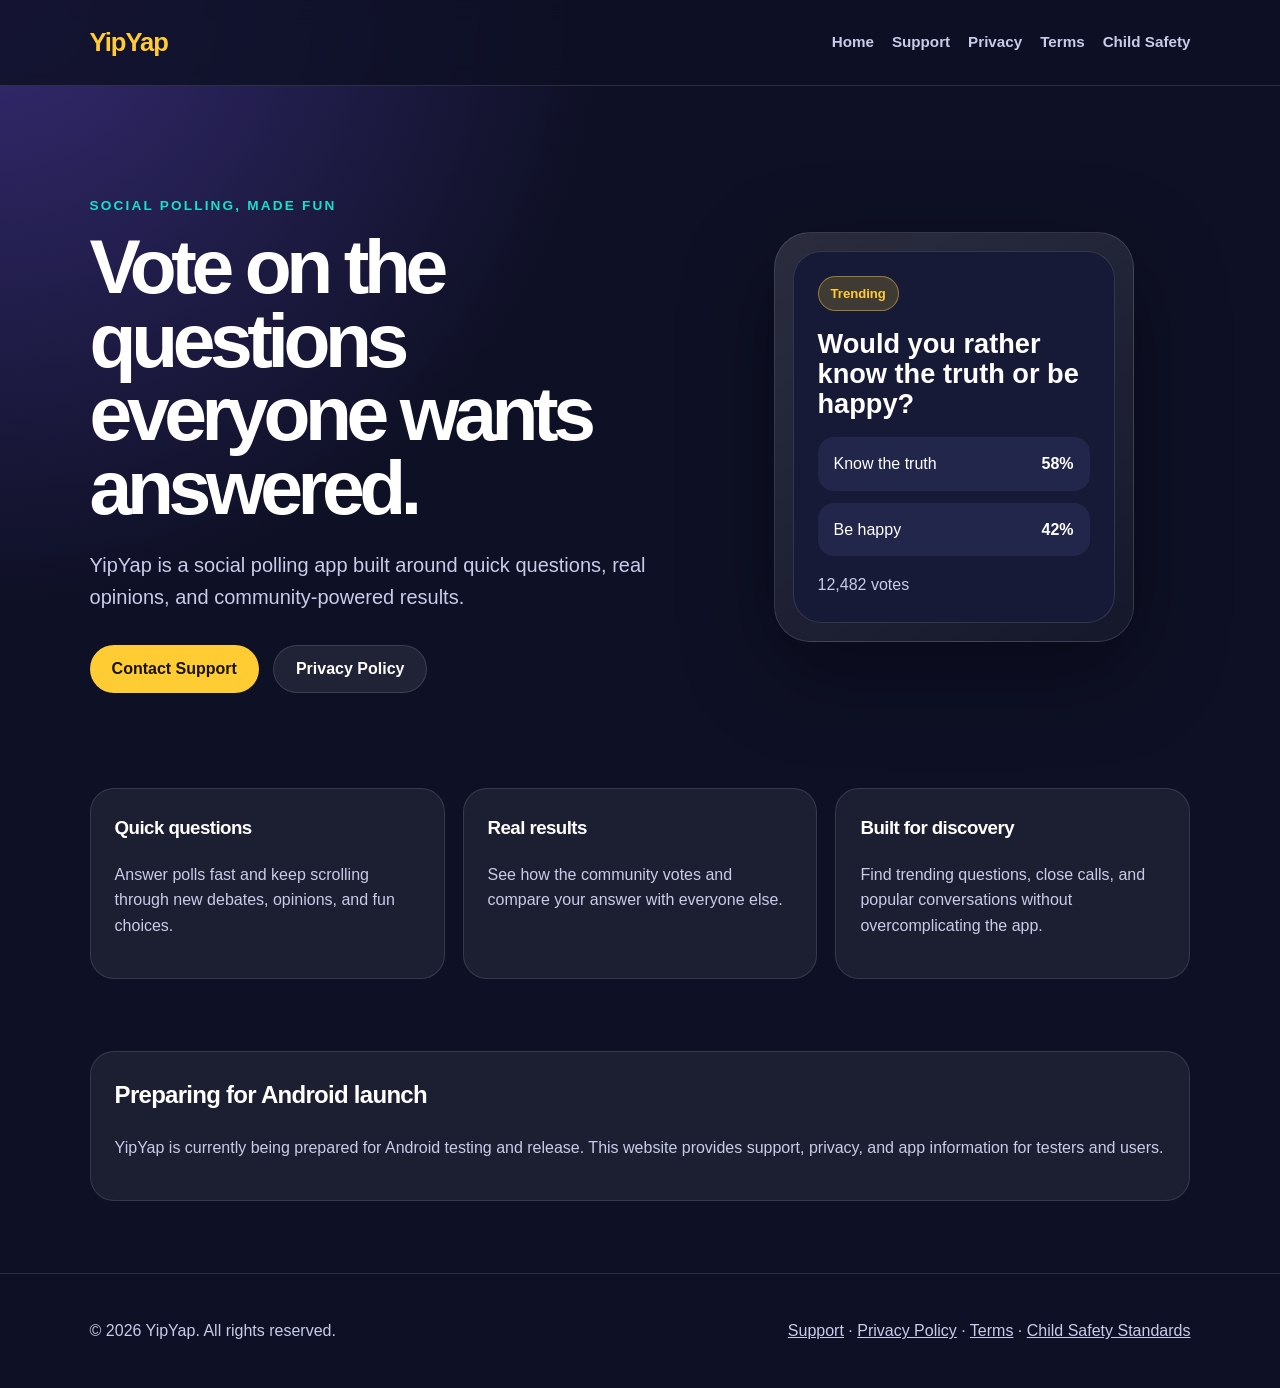
<file: index.html>
<!DOCTYPE html>
<html lang="en">
<head>
  <meta charset="UTF-8" />
  <meta name="viewport" content="width=device-width, initial-scale=1.0" />
  <title>YipYap - Vote. Debate. Discover.</title>
  <meta name="description" content="YipYap is a social polling app where people answer quick questions, vote on opinions, and see what the community thinks." />
  <link rel="stylesheet" href="styles.css" />
</head>
<body>
  <header class="site-header">
    <a class="logo" href="index.html">YipYap</a>
    <nav>
      <a href="index.html">Home</a>
      <a href="support.html">Support</a>
      <a href="privacy-policy.html">Privacy</a>
      <a href="terms.html">Terms</a>
      <a href="child-safety.html">Child Safety</a>
    </nav>
  </header>

  <main>
    <section class="hero">
      <div class="hero-copy">
        <p class="eyebrow">Social polling, made fun</p>
        <h1>Vote on the questions everyone wants answered.</h1>
        <p class="lead">YipYap is a social polling app built around quick questions, real opinions, and community-powered results.</p>
        <div class="hero-actions">
          <a class="button primary" href="support.html">Contact Support</a>
          <a class="button secondary" href="privacy-policy.html">Privacy Policy</a>
        </div>
      </div>
      <div class="phone-card" aria-label="YipYap app preview">
        <div class="poll-card">
          <span class="pill">Trending</span>
          <h2>Would you rather know the truth or be happy?</h2>
          <div class="answer"><span>Know the truth</span><strong>58%</strong></div>
          <div class="answer"><span>Be happy</span><strong>42%</strong></div>
          <p class="votes">12,482 votes</p>
        </div>
      </div>
    </section>

    <section class="features">
      <article>
        <h3>Quick questions</h3>
        <p>Answer polls fast and keep scrolling through new debates, opinions, and fun choices.</p>
      </article>
      <article>
        <h3>Real results</h3>
        <p>See how the community votes and compare your answer with everyone else.</p>
      </article>
      <article>
        <h3>Built for discovery</h3>
        <p>Find trending questions, close calls, and popular conversations without overcomplicating the app.</p>
      </article>
    </section>

    <section class="about">
      <h2>Preparing for Android launch</h2>
      <p>YipYap is currently being prepared for Android testing and release. This website provides support, privacy, and app information for testers and users.</p>
    </section>
  </main>

  <footer>
    <p>&copy; 2026 YipYap. All rights reserved.</p>
    <p><a href="support.html">Support</a> &middot; <a href="privacy-policy.html">Privacy Policy</a> &middot; <a href="terms.html">Terms</a> &middot; <a href="child-safety.html">Child Safety Standards</a></p>
  </footer>
</body>
</html>
</file>
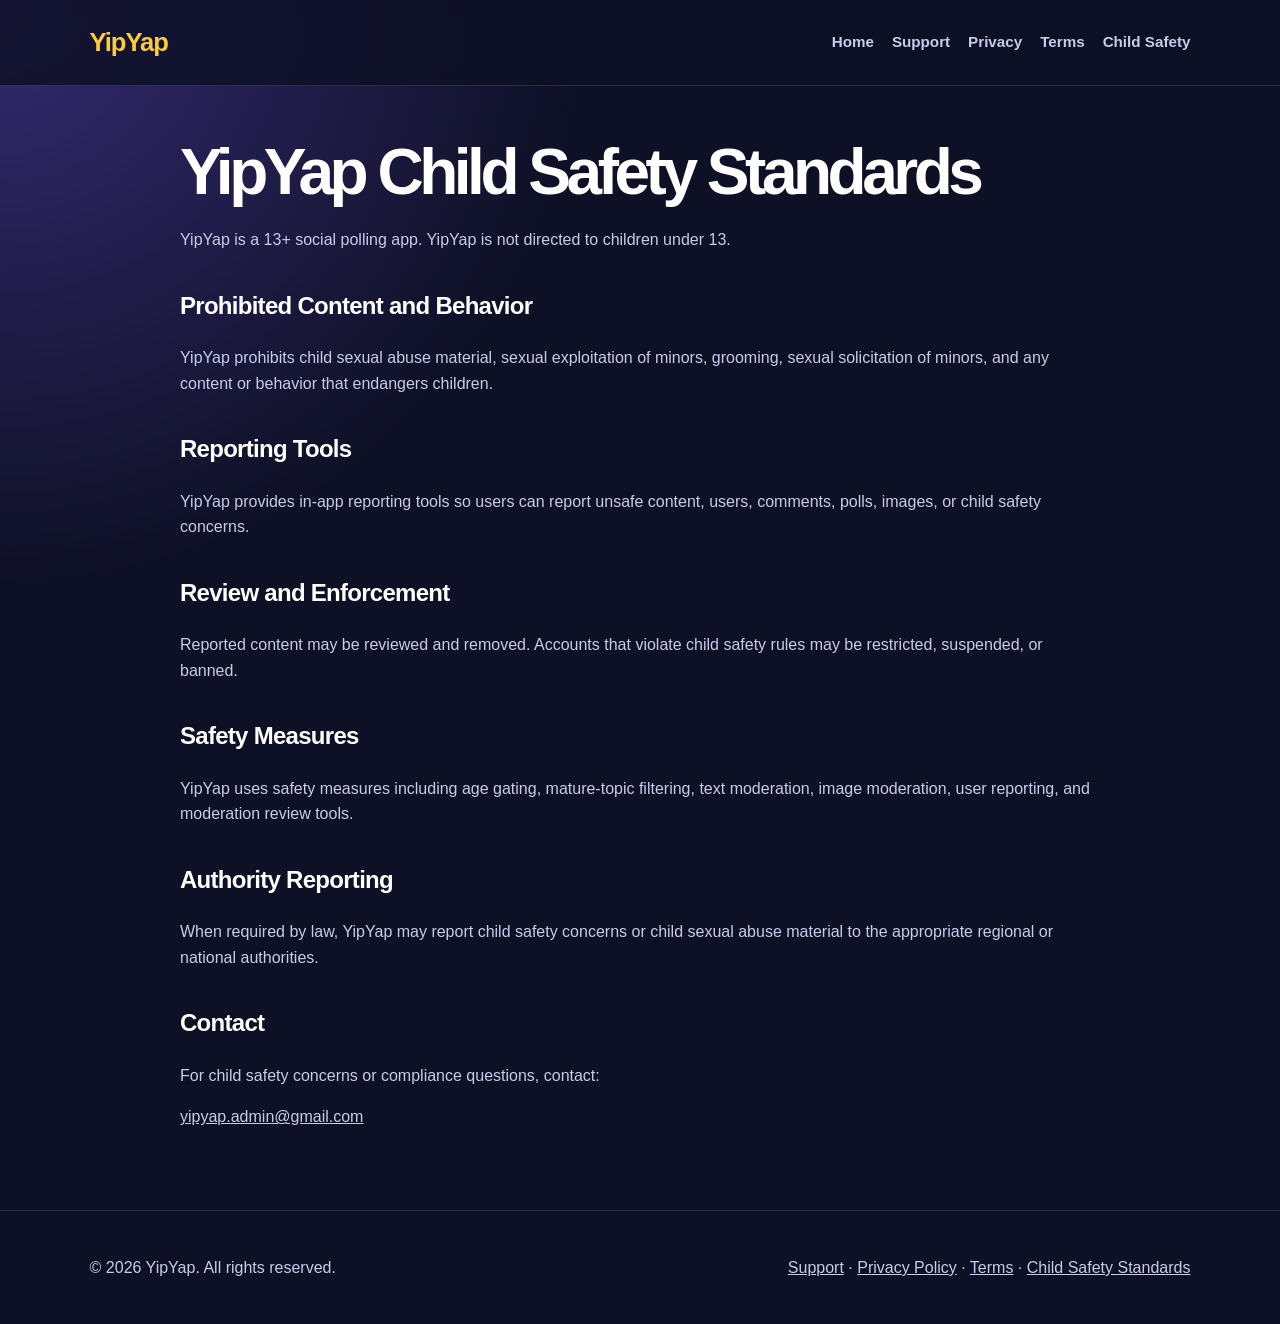
<file: child-safety.html>
<!DOCTYPE html>
<html lang="en">
<head>
  <meta charset="UTF-8" />
  <meta name="viewport" content="width=device-width, initial-scale=1.0" />
  <title>YipYap Child Safety Standards</title>
  <link rel="stylesheet" href="styles.css" />
</head>
<body>
  <header class="site-header">
    <a class="logo" href="index.html">YipYap</a>
    <nav>
      <a href="index.html">Home</a>
      <a href="support.html">Support</a>
      <a href="privacy-policy.html">Privacy</a>
      <a href="terms.html">Terms</a>
      <a href="child-safety.html">Child Safety</a>
    </nav>
  </header>

  <main class="page legal">
    <h1>YipYap Child Safety Standards</h1>

    <p>YipYap is a 13+ social polling app. YipYap is not directed to children under 13.</p>

    <h2>Prohibited Content and Behavior</h2>
    <p>YipYap prohibits child sexual abuse material, sexual exploitation of minors, grooming, sexual solicitation of minors, and any content or behavior that endangers children.</p>

    <h2>Reporting Tools</h2>
    <p>YipYap provides in-app reporting tools so users can report unsafe content, users, comments, polls, images, or child safety concerns.</p>

    <h2>Review and Enforcement</h2>
    <p>Reported content may be reviewed and removed. Accounts that violate child safety rules may be restricted, suspended, or banned.</p>

    <h2>Safety Measures</h2>
    <p>YipYap uses safety measures including age gating, mature-topic filtering, text moderation, image moderation, user reporting, and moderation review tools.</p>

    <h2>Authority Reporting</h2>
    <p>When required by law, YipYap may report child safety concerns or child sexual abuse material to the appropriate regional or national authorities.</p>

    <h2>Contact</h2>
    <p>For child safety concerns or compliance questions, contact:</p>
    <p><a href="mailto:yipyap.admin@gmail.com">yipyap.admin@gmail.com</a></p>
  </main>

  <footer>
    <p>&copy; 2026 YipYap. All rights reserved.</p>
    <p><a href="support.html">Support</a> &middot; <a href="privacy-policy.html">Privacy Policy</a> &middot; <a href="terms.html">Terms</a> &middot; <a href="child-safety.html">Child Safety Standards</a></p>
  </footer>
</body>
</html>
</file>
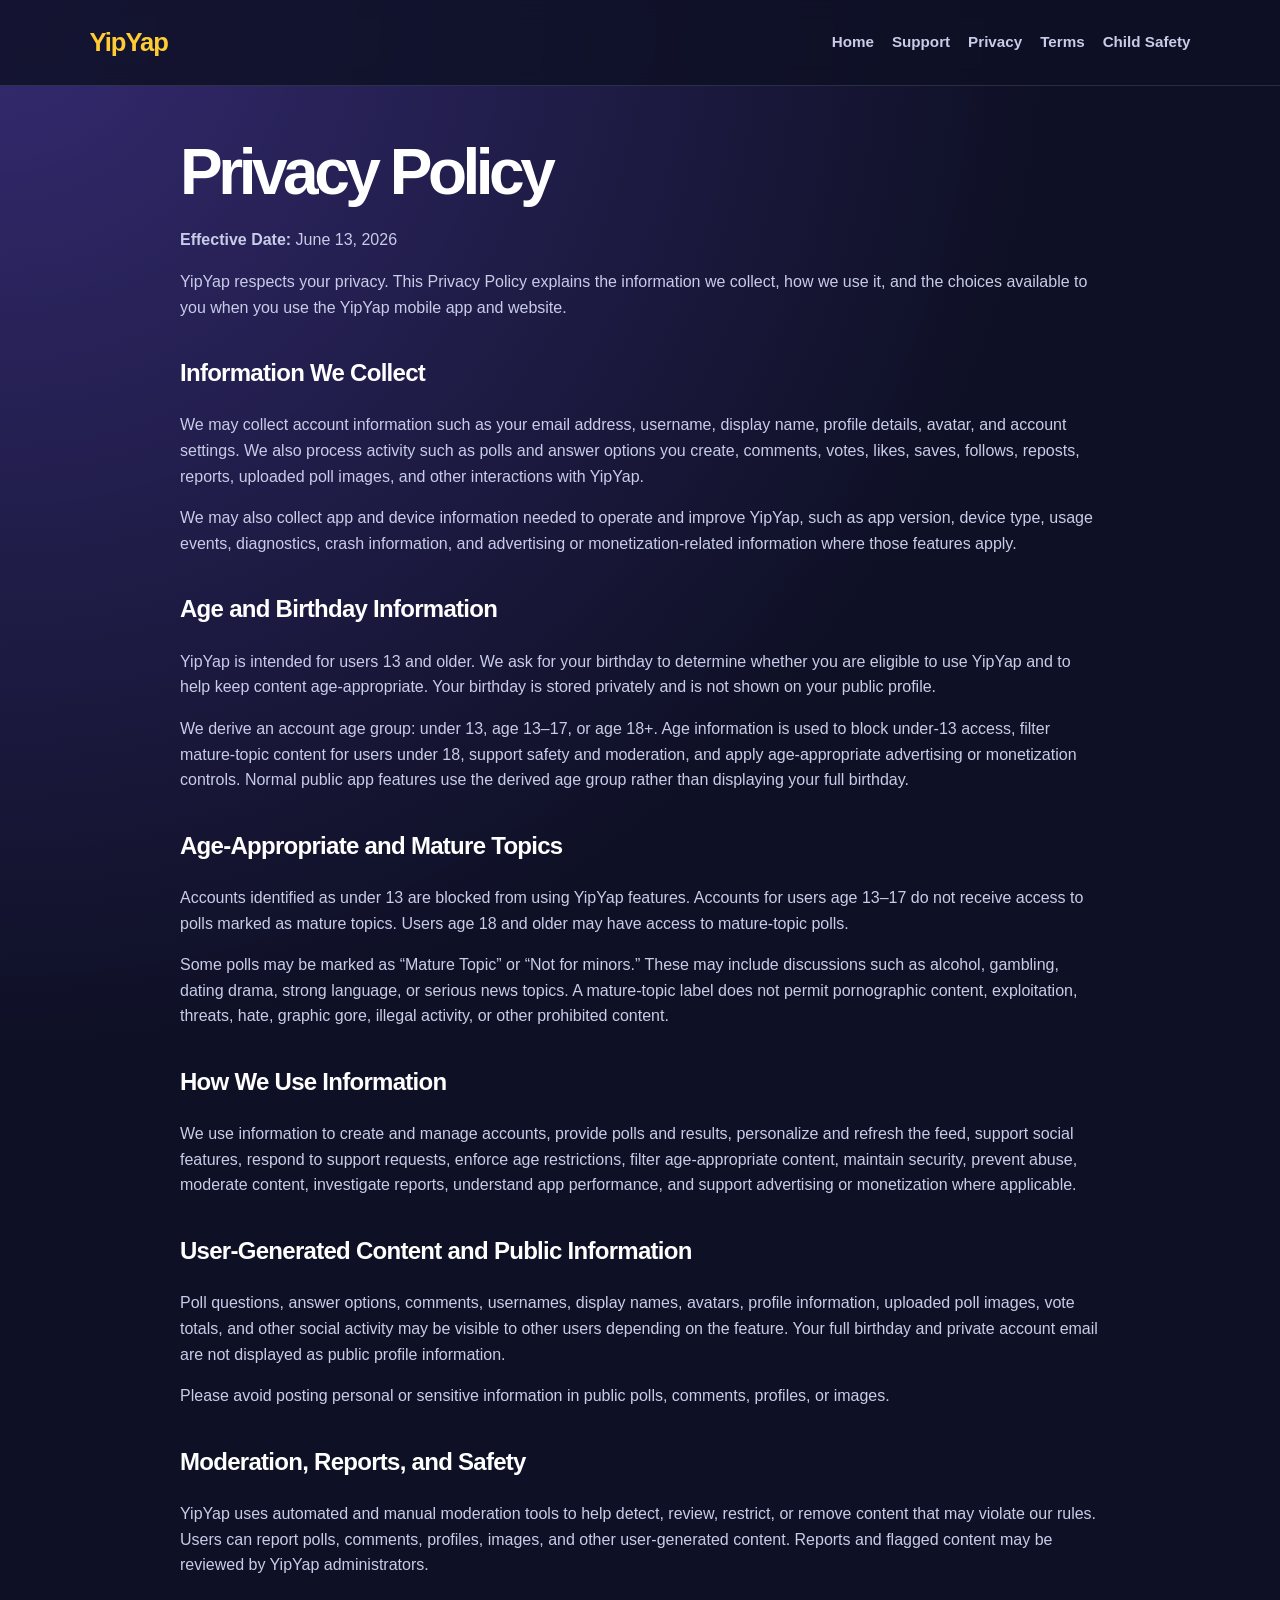
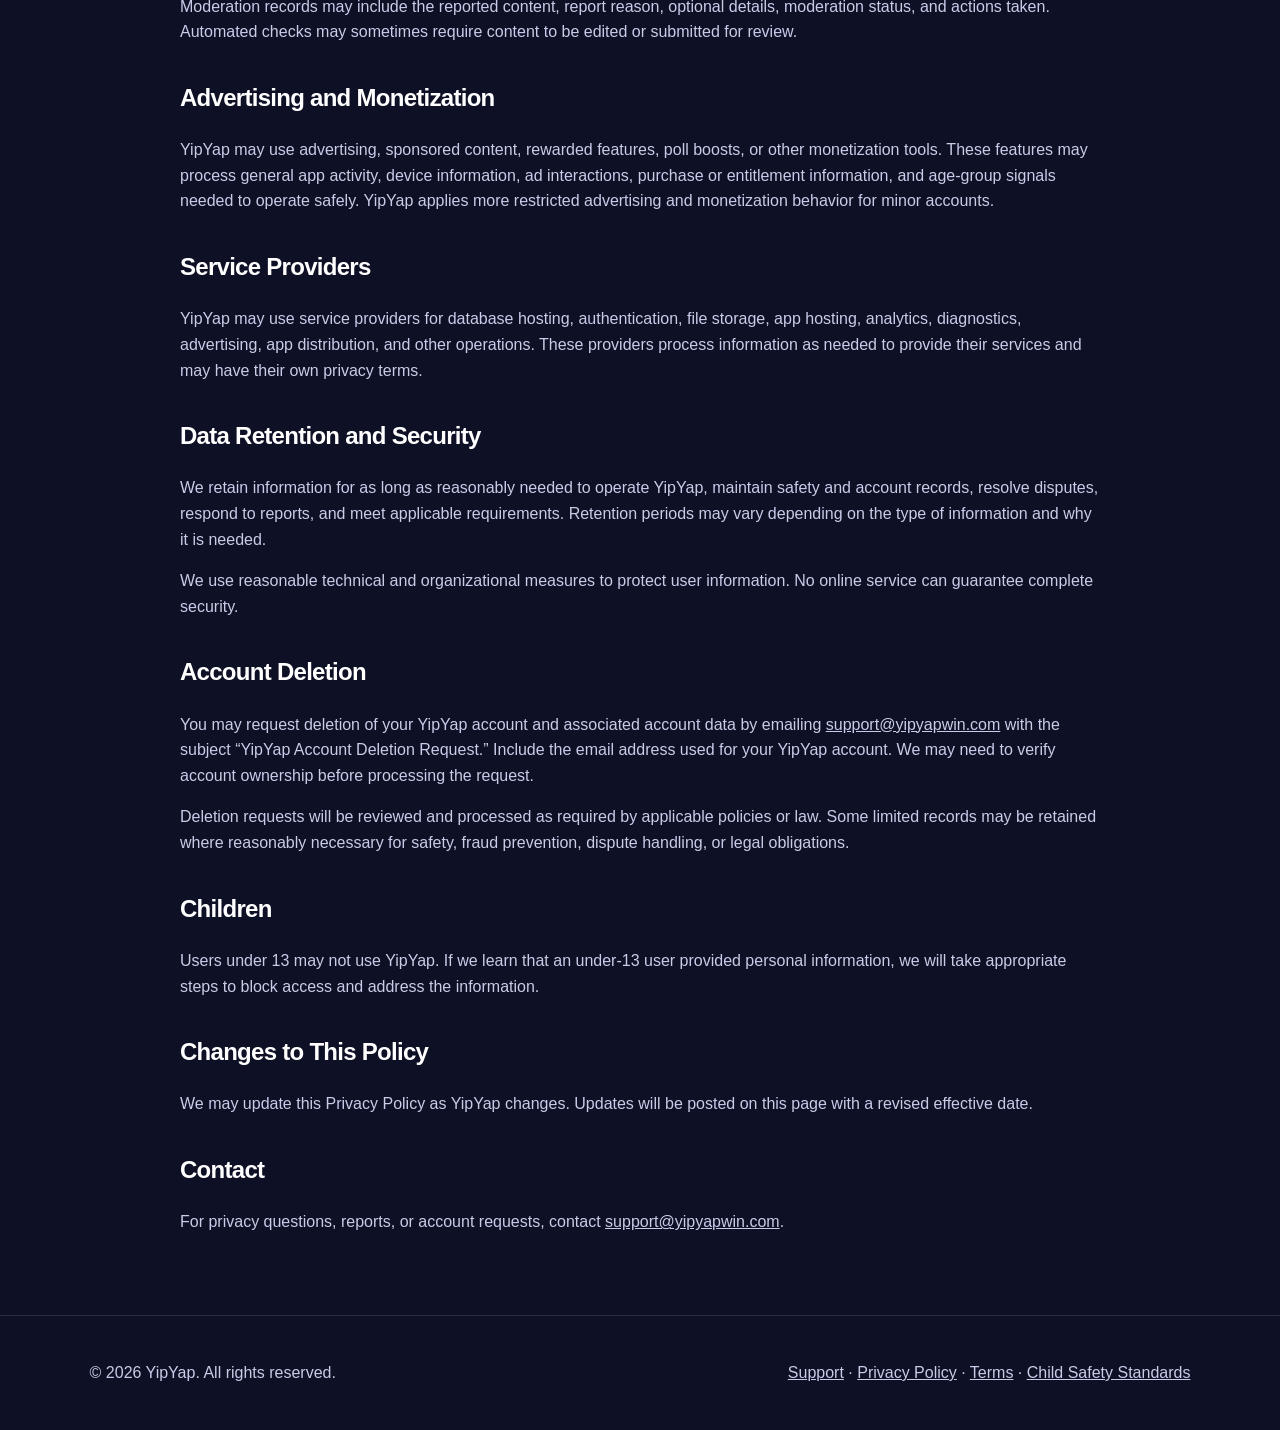
<file: privacy-policy.html>
<!DOCTYPE html>
<html lang="en">
<head>
  <meta charset="UTF-8" />
  <meta name="viewport" content="width=device-width, initial-scale=1.0" />
  <title>YipYap Privacy Policy</title>
  <link rel="stylesheet" href="styles.css" />
</head>
<body>
  <header class="site-header">
    <a class="logo" href="index.html">YipYap</a>
    <nav>
      <a href="index.html">Home</a>
      <a href="support.html">Support</a>
      <a href="privacy-policy.html">Privacy</a>
      <a href="terms.html">Terms</a>
      <a href="child-safety.html">Child Safety</a>
    </nav>
  </header>

  <main class="page legal">
    <h1>Privacy Policy</h1>
    <p><strong>Effective Date:</strong> June 13, 2026</p>

    <p>YipYap respects your privacy. This Privacy Policy explains the information we collect, how we use it, and the choices available to you when you use the YipYap mobile app and website.</p>

    <h2>Information We Collect</h2>
    <p>We may collect account information such as your email address, username, display name, profile details, avatar, and account settings. We also process activity such as polls and answer options you create, comments, votes, likes, saves, follows, reposts, reports, uploaded poll images, and other interactions with YipYap.</p>
    <p>We may also collect app and device information needed to operate and improve YipYap, such as app version, device type, usage events, diagnostics, crash information, and advertising or monetization-related information where those features apply.</p>

    <h2>Age and Birthday Information</h2>
    <p>YipYap is intended for users 13 and older. We ask for your birthday to determine whether you are eligible to use YipYap and to help keep content age-appropriate. Your birthday is stored privately and is not shown on your public profile.</p>
    <p>We derive an account age group: under 13, age 13–17, or age 18+. Age information is used to block under-13 access, filter mature-topic content for users under 18, support safety and moderation, and apply age-appropriate advertising or monetization controls. Normal public app features use the derived age group rather than displaying your full birthday.</p>

    <h2>Age-Appropriate and Mature Topics</h2>
    <p>Accounts identified as under 13 are blocked from using YipYap features. Accounts for users age 13–17 do not receive access to polls marked as mature topics. Users age 18 and older may have access to mature-topic polls.</p>
    <p>Some polls may be marked as “Mature Topic” or “Not for minors.” These may include discussions such as alcohol, gambling, dating drama, strong language, or serious news topics. A mature-topic label does not permit pornographic content, exploitation, threats, hate, graphic gore, illegal activity, or other prohibited content.</p>

    <h2>How We Use Information</h2>
    <p>We use information to create and manage accounts, provide polls and results, personalize and refresh the feed, support social features, respond to support requests, enforce age restrictions, filter age-appropriate content, maintain security, prevent abuse, moderate content, investigate reports, understand app performance, and support advertising or monetization where applicable.</p>

    <h2>User-Generated Content and Public Information</h2>
    <p>Poll questions, answer options, comments, usernames, display names, avatars, profile information, uploaded poll images, vote totals, and other social activity may be visible to other users depending on the feature. Your full birthday and private account email are not displayed as public profile information.</p>
    <p>Please avoid posting personal or sensitive information in public polls, comments, profiles, or images.</p>

    <h2>Moderation, Reports, and Safety</h2>
    <p>YipYap uses automated and manual moderation tools to help detect, review, restrict, or remove content that may violate our rules. Users can report polls, comments, profiles, images, and other user-generated content. Reports and flagged content may be reviewed by YipYap administrators.</p>
    <p>Moderation records may include the reported content, report reason, optional details, moderation status, and actions taken. Automated checks may sometimes require content to be edited or submitted for review.</p>

    <h2>Advertising and Monetization</h2>
    <p>YipYap may use advertising, sponsored content, rewarded features, poll boosts, or other monetization tools. These features may process general app activity, device information, ad interactions, purchase or entitlement information, and age-group signals needed to operate safely. YipYap applies more restricted advertising and monetization behavior for minor accounts.</p>

    <h2>Service Providers</h2>
    <p>YipYap may use service providers for database hosting, authentication, file storage, app hosting, analytics, diagnostics, advertising, app distribution, and other operations. These providers process information as needed to provide their services and may have their own privacy terms.</p>

    <h2>Data Retention and Security</h2>
    <p>We retain information for as long as reasonably needed to operate YipYap, maintain safety and account records, resolve disputes, respond to reports, and meet applicable requirements. Retention periods may vary depending on the type of information and why it is needed.</p>
    <p>We use reasonable technical and organizational measures to protect user information. No online service can guarantee complete security.</p>

    <h2>Account Deletion</h2>
    <p>You may request deletion of your YipYap account and associated account data by emailing <a href="mailto:support@yipyapwin.com?subject=YipYap%20Account%20Deletion%20Request">support@yipyapwin.com</a> with the subject “YipYap Account Deletion Request.” Include the email address used for your YipYap account. We may need to verify account ownership before processing the request.</p>
    <p>Deletion requests will be reviewed and processed as required by applicable policies or law. Some limited records may be retained where reasonably necessary for safety, fraud prevention, dispute handling, or legal obligations.</p>

    <h2>Children</h2>
    <p>Users under 13 may not use YipYap. If we learn that an under-13 user provided personal information, we will take appropriate steps to block access and address the information.</p>

    <h2>Changes to This Policy</h2>
    <p>We may update this Privacy Policy as YipYap changes. Updates will be posted on this page with a revised effective date.</p>

    <h2>Contact</h2>
    <p>For privacy questions, reports, or account requests, contact <a href="mailto:support@yipyapwin.com">support@yipyapwin.com</a>.</p>
  </main>

  <footer>
    <p>&copy; 2026 YipYap. All rights reserved.</p>
    <p><a href="support.html">Support</a> &middot; <a href="privacy-policy.html">Privacy Policy</a> &middot; <a href="terms.html">Terms</a> &middot; <a href="child-safety.html">Child Safety Standards</a></p>
  </footer>
</body>
</html>
</file>
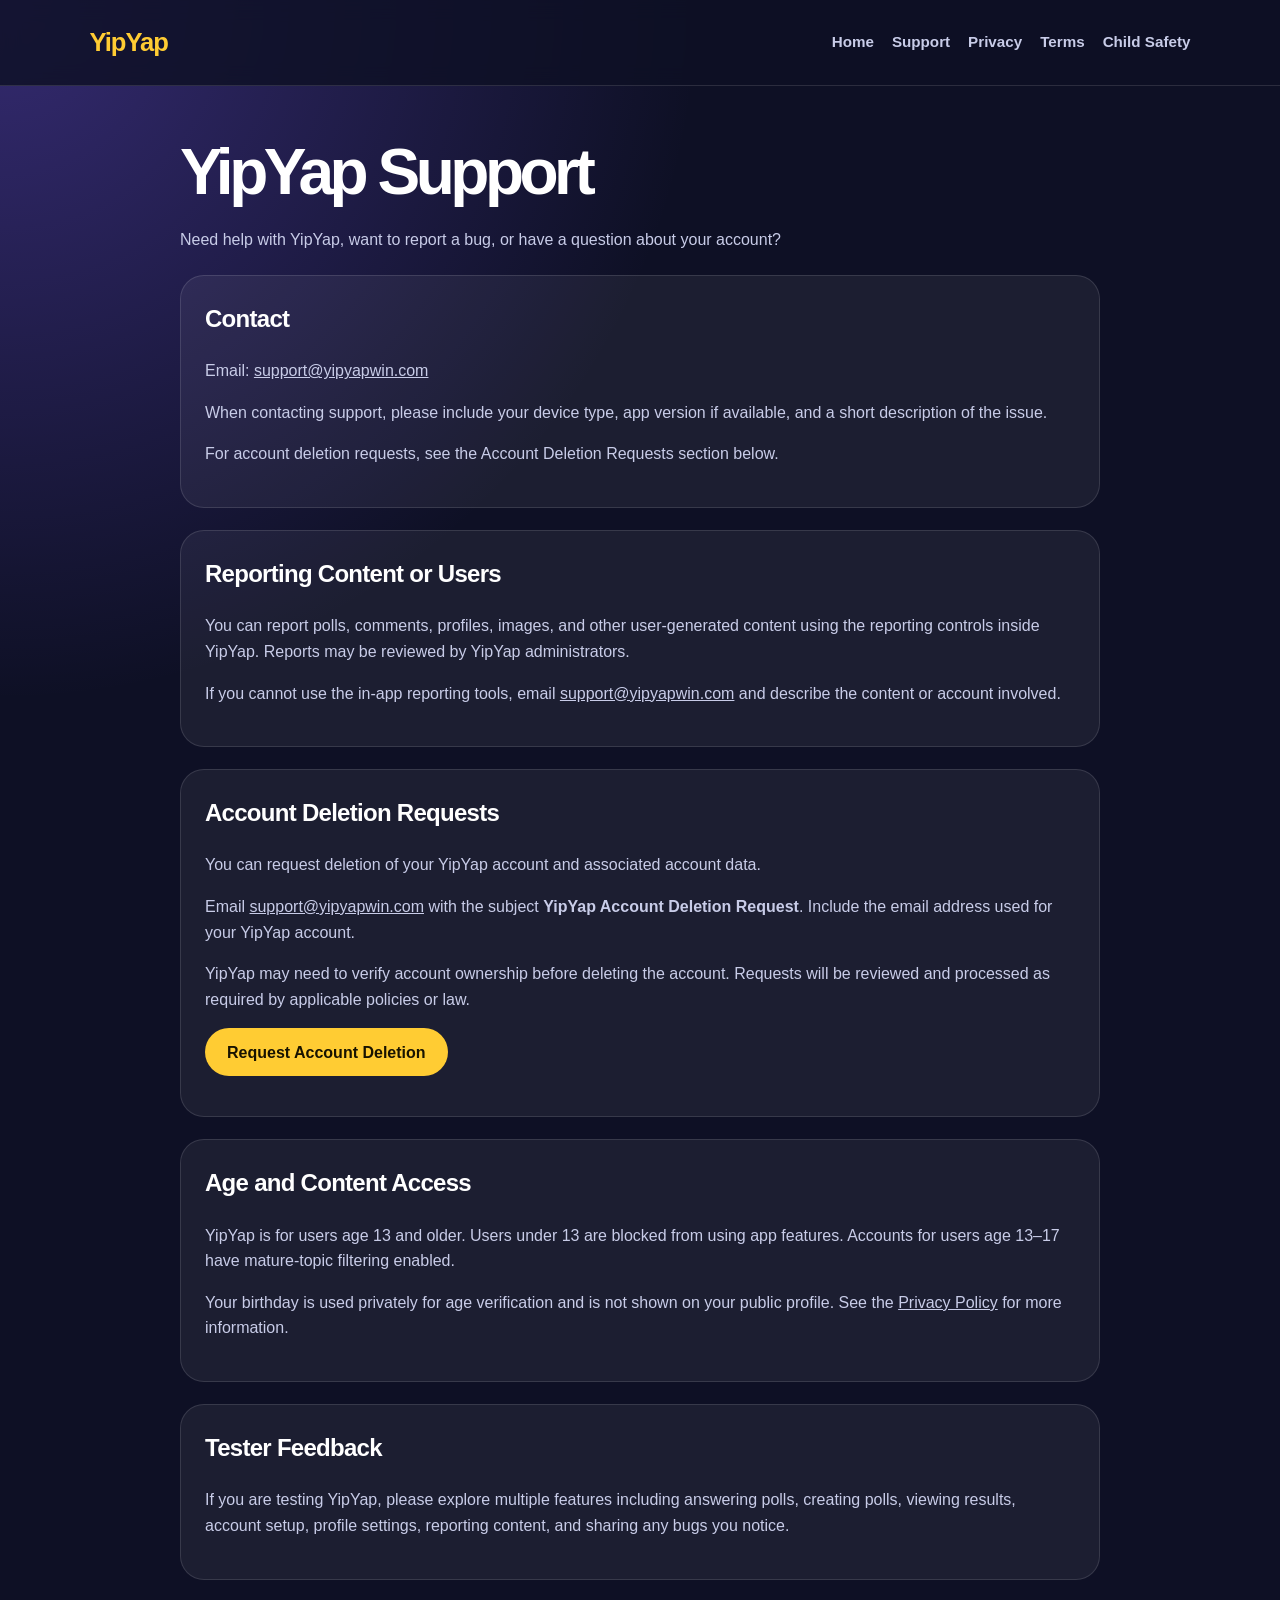
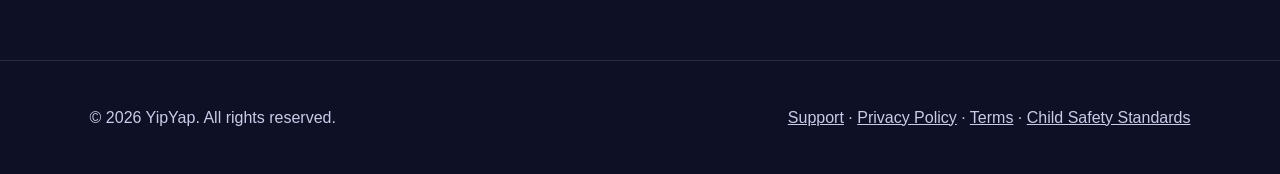
<file: support.html>
<!DOCTYPE html>
<html lang="en">
<head>
  <meta charset="UTF-8" />
  <meta name="viewport" content="width=device-width, initial-scale=1.0" />
  <title>YipYap Support</title>
  <link rel="stylesheet" href="styles.css" />
</head>
<body>
  <header class="site-header">
    <a class="logo" href="index.html">YipYap</a>
    <nav>
      <a href="index.html">Home</a>
      <a href="support.html">Support</a>
      <a href="privacy-policy.html">Privacy</a>
      <a href="terms.html">Terms</a>
      <a href="child-safety.html">Child Safety</a>
    </nav>
  </header>

  <main class="page">
    <h1>YipYap Support</h1>
    <p>Need help with YipYap, want to report a bug, or have a question about your account?</p>

    <section class="content-card">
      <h2>Contact</h2>
      <p>Email: <a href="mailto:support@yipyapwin.com">support@yipyapwin.com</a></p>
      <p>When contacting support, please include your device type, app version if available, and a short description of the issue.</p>
      <p>For account deletion requests, see the Account Deletion Requests section below.</p>
    </section>

    <section class="content-card">
      <h2>Reporting Content or Users</h2>
      <p>You can report polls, comments, profiles, images, and other user-generated content using the reporting controls inside YipYap. Reports may be reviewed by YipYap administrators.</p>
      <p>If you cannot use the in-app reporting tools, email <a href="mailto:support@yipyapwin.com">support@yipyapwin.com</a> and describe the content or account involved.</p>
    </section>

    <section class="content-card">
      <h2>Account Deletion Requests</h2>
      <p>You can request deletion of your YipYap account and associated account data.</p>
      <p>Email <a href="mailto:support@yipyapwin.com?subject=YipYap%20Account%20Deletion%20Request">support@yipyapwin.com</a> with the subject <strong>YipYap Account Deletion Request</strong>. Include the email address used for your YipYap account.</p>
      <p>YipYap may need to verify account ownership before deleting the account. Requests will be reviewed and processed as required by applicable policies or law.</p>
      <p><a class="button primary" href="mailto:support@yipyapwin.com?subject=YipYap%20Account%20Deletion%20Request">Request Account Deletion</a></p>
    </section>

    <section class="content-card">
      <h2>Age and Content Access</h2>
      <p>YipYap is for users age 13 and older. Users under 13 are blocked from using app features. Accounts for users age 13–17 have mature-topic filtering enabled.</p>
      <p>Your birthday is used privately for age verification and is not shown on your public profile. See the <a href="privacy-policy.html">Privacy Policy</a> for more information.</p>
    </section>

    <section class="content-card">
      <h2>Tester Feedback</h2>
      <p>If you are testing YipYap, please explore multiple features including answering polls, creating polls, viewing results, account setup, profile settings, reporting content, and sharing any bugs you notice.</p>
    </section>
  </main>

  <footer>
    <p>&copy; 2026 YipYap. All rights reserved.</p>
    <p><a href="support.html">Support</a> &middot; <a href="privacy-policy.html">Privacy Policy</a> &middot; <a href="terms.html">Terms</a> &middot; <a href="child-safety.html">Child Safety Standards</a></p>
  </footer>
</body>
</html>
</file>
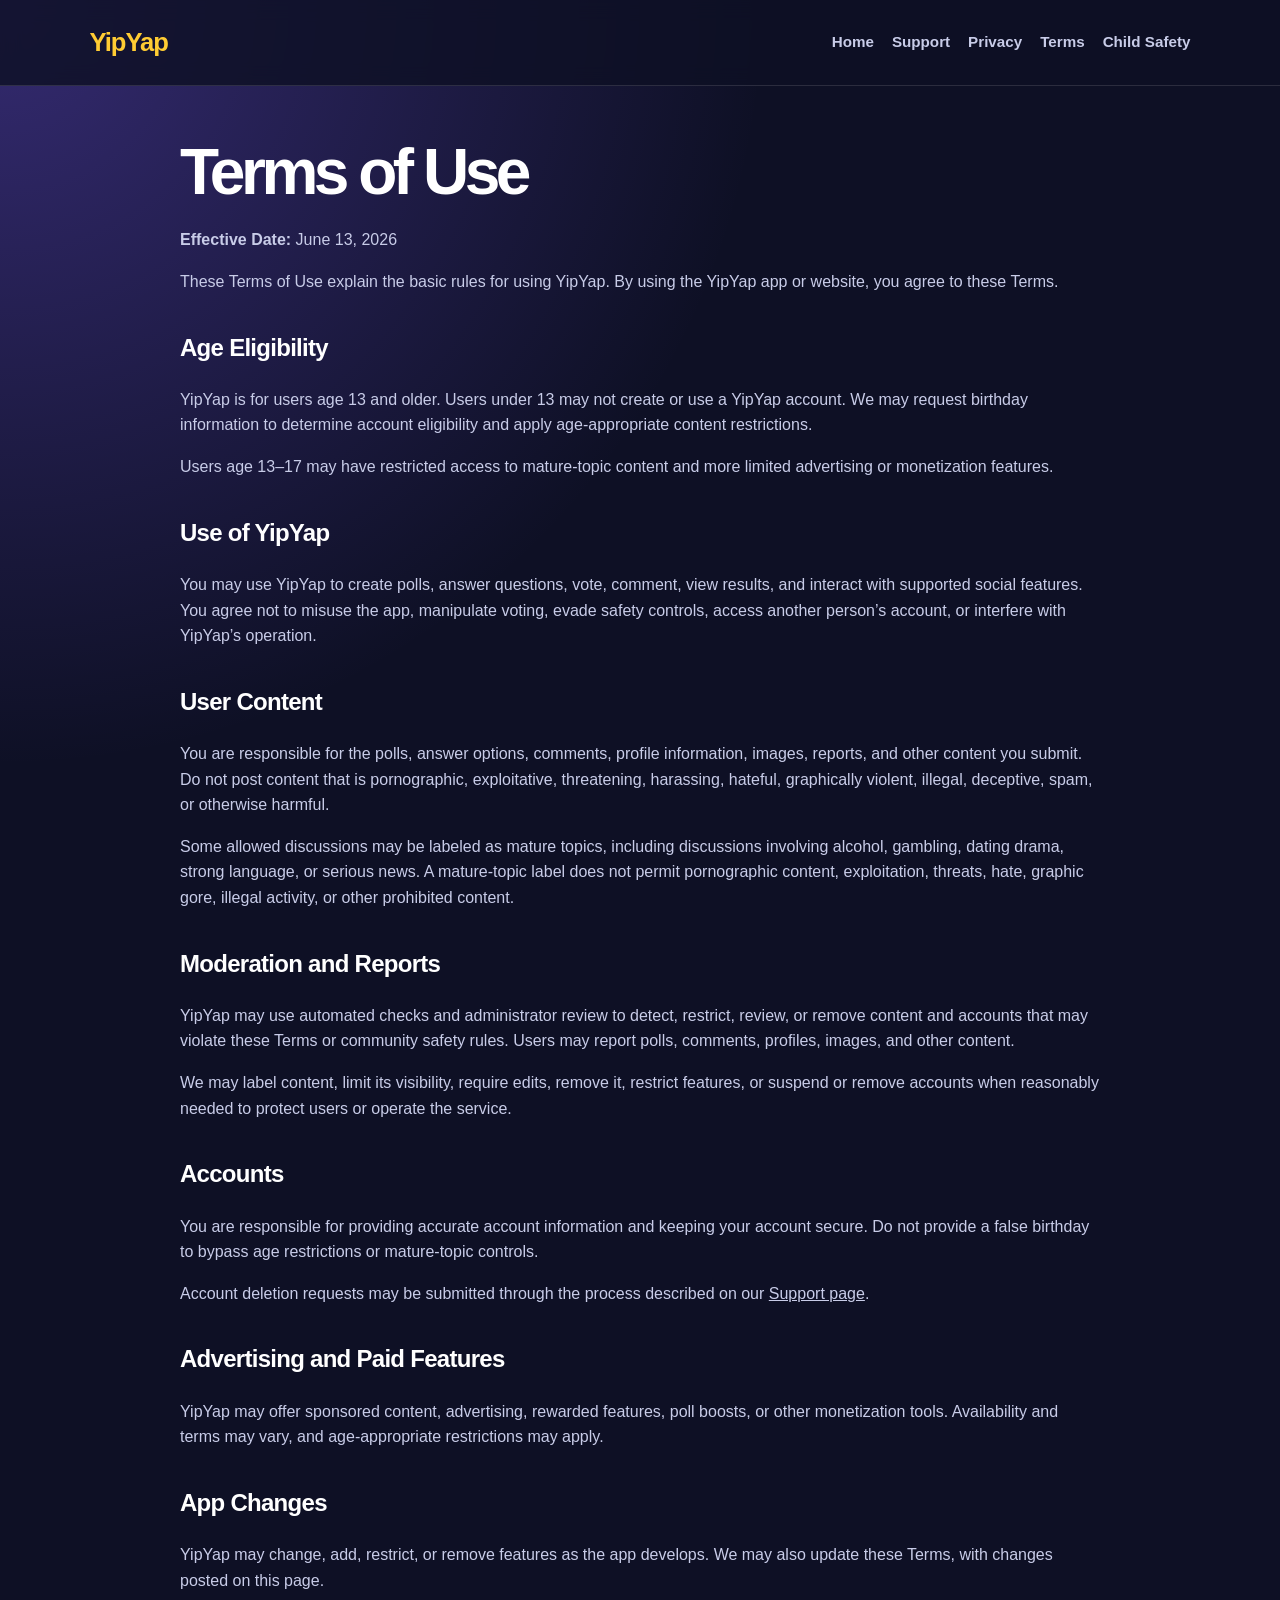
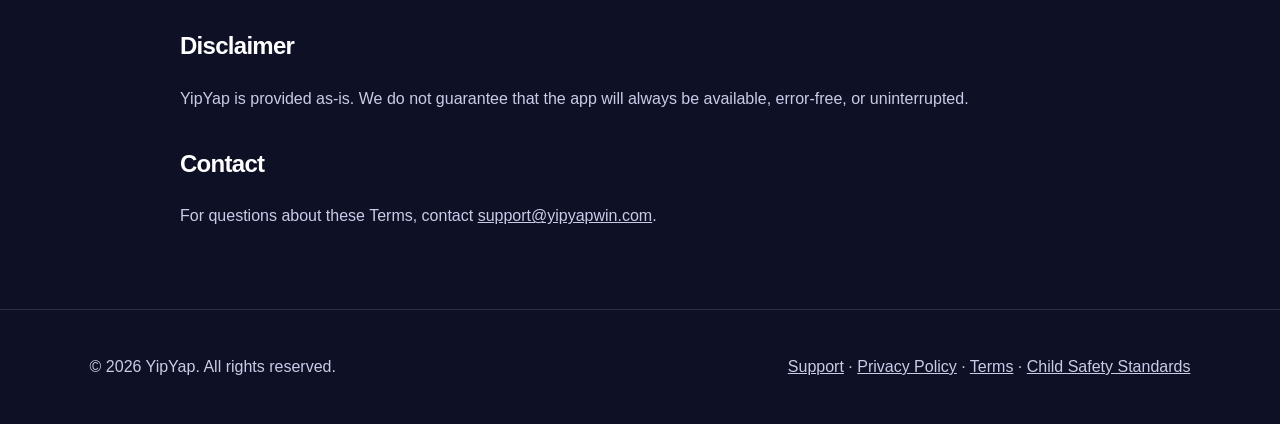
<file: terms.html>
<!DOCTYPE html>
<html lang="en">
<head>
  <meta charset="UTF-8" />
  <meta name="viewport" content="width=device-width, initial-scale=1.0" />
  <title>YipYap Terms of Use</title>
  <link rel="stylesheet" href="styles.css" />
</head>
<body>
  <header class="site-header">
    <a class="logo" href="index.html">YipYap</a>
    <nav>
      <a href="index.html">Home</a>
      <a href="support.html">Support</a>
      <a href="privacy-policy.html">Privacy</a>
      <a href="terms.html">Terms</a>
      <a href="child-safety.html">Child Safety</a>
    </nav>
  </header>

  <main class="page legal">
    <h1>Terms of Use</h1>
    <p><strong>Effective Date:</strong> June 13, 2026</p>

    <p>These Terms of Use explain the basic rules for using YipYap. By using the YipYap app or website, you agree to these Terms.</p>

    <h2>Age Eligibility</h2>
    <p>YipYap is for users age 13 and older. Users under 13 may not create or use a YipYap account. We may request birthday information to determine account eligibility and apply age-appropriate content restrictions.</p>
    <p>Users age 13–17 may have restricted access to mature-topic content and more limited advertising or monetization features.</p>

    <h2>Use of YipYap</h2>
    <p>You may use YipYap to create polls, answer questions, vote, comment, view results, and interact with supported social features. You agree not to misuse the app, manipulate voting, evade safety controls, access another person’s account, or interfere with YipYap’s operation.</p>

    <h2>User Content</h2>
    <p>You are responsible for the polls, answer options, comments, profile information, images, reports, and other content you submit. Do not post content that is pornographic, exploitative, threatening, harassing, hateful, graphically violent, illegal, deceptive, spam, or otherwise harmful.</p>
    <p>Some allowed discussions may be labeled as mature topics, including discussions involving alcohol, gambling, dating drama, strong language, or serious news. A mature-topic label does not permit pornographic content, exploitation, threats, hate, graphic gore, illegal activity, or other prohibited content.</p>

    <h2>Moderation and Reports</h2>
    <p>YipYap may use automated checks and administrator review to detect, restrict, review, or remove content and accounts that may violate these Terms or community safety rules. Users may report polls, comments, profiles, images, and other content.</p>
    <p>We may label content, limit its visibility, require edits, remove it, restrict features, or suspend or remove accounts when reasonably needed to protect users or operate the service.</p>

    <h2>Accounts</h2>
    <p>You are responsible for providing accurate account information and keeping your account secure. Do not provide a false birthday to bypass age restrictions or mature-topic controls.</p>
    <p>Account deletion requests may be submitted through the process described on our <a href="support.html">Support page</a>.</p>

    <h2>Advertising and Paid Features</h2>
    <p>YipYap may offer sponsored content, advertising, rewarded features, poll boosts, or other monetization tools. Availability and terms may vary, and age-appropriate restrictions may apply.</p>

    <h2>App Changes</h2>
    <p>YipYap may change, add, restrict, or remove features as the app develops. We may also update these Terms, with changes posted on this page.</p>

    <h2>Disclaimer</h2>
    <p>YipYap is provided as-is. We do not guarantee that the app will always be available, error-free, or uninterrupted.</p>

    <h2>Contact</h2>
    <p>For questions about these Terms, contact <a href="mailto:support@yipyapwin.com">support@yipyapwin.com</a>.</p>
  </main>

  <footer>
    <p>&copy; 2026 YipYap. All rights reserved.</p>
    <p><a href="support.html">Support</a> &middot; <a href="privacy-policy.html">Privacy Policy</a> &middot; <a href="terms.html">Terms</a> &middot; <a href="child-safety.html">Child Safety Standards</a></p>
  </footer>
</body>
</html>
</file>
<file: styles.css>
:root {
  --bg: #0e1025;
  --panel: #171a36;
  --panel-soft: #22264a;
  --text: #ffffff;
  --muted: #c8cce8;
  --brand: #ffcc33;
  --brand-two: #7c5cff;
  --accent: #18e0c8;
  --border: rgba(255, 255, 255, 0.12);
}

* {
  box-sizing: border-box;
}

body {
  margin: 0;
  font-family: Arial, Helvetica, sans-serif;
  background: radial-gradient(circle at top left, rgba(124, 92, 255, 0.35), transparent 32%), var(--bg);
  color: var(--text);
  line-height: 1.6;
}

a {
  color: inherit;
}

.site-header {
  display: flex;
  justify-content: space-between;
  align-items: center;
  gap: 24px;
  padding: 22px 7vw;
  border-bottom: 1px solid var(--border);
  background: rgba(14, 16, 37, 0.82);
  backdrop-filter: blur(10px);
  position: sticky;
  top: 0;
  z-index: 5;
}

.logo {
  font-size: 1.6rem;
  font-weight: 900;
  text-decoration: none;
  color: var(--brand);
  letter-spacing: -0.04em;
}

nav {
  display: flex;
  gap: 18px;
  flex-wrap: wrap;
}

nav a {
  color: var(--muted);
  text-decoration: none;
  font-weight: 700;
  font-size: 0.95rem;
}

nav a:hover {
  color: var(--text);
}

.hero {
  min-height: 78vh;
  display: grid;
  grid-template-columns: 1.1fr 0.9fr;
  align-items: center;
  gap: 48px;
  padding: 72px 7vw;
}

.eyebrow {
  color: var(--accent);
  text-transform: uppercase;
  letter-spacing: 0.16em;
  font-weight: 800;
  font-size: 0.85rem;
}

h1 {
  font-size: clamp(2.5rem, 6vw, 5.5rem);
  line-height: 0.96;
  letter-spacing: -0.07em;
  margin: 0 0 24px;
}

.lead {
  color: var(--muted);
  font-size: 1.25rem;
  max-width: 660px;
}

.hero-actions {
  display: flex;
  gap: 14px;
  flex-wrap: wrap;
  margin-top: 32px;
}

.button {
  display: inline-flex;
  justify-content: center;
  align-items: center;
  min-height: 48px;
  padding: 0 22px;
  border-radius: 999px;
  font-weight: 900;
  text-decoration: none;
}

.button.primary {
  background: var(--brand);
  color: #181300;
}

.button.secondary {
  background: rgba(255, 255, 255, 0.08);
  border: 1px solid var(--border);
  color: var(--text);
}

.phone-card {
  width: min(360px, 100%);
  margin: 0 auto;
  border: 1px solid var(--border);
  border-radius: 36px;
  padding: 18px;
  background: linear-gradient(145deg, rgba(255,255,255,0.12), rgba(255,255,255,0.03));
  box-shadow: 0 28px 90px rgba(0,0,0,0.35);
}

.poll-card {
  background: var(--panel);
  border: 1px solid var(--border);
  border-radius: 28px;
  padding: 24px;
}

.poll-card h2 {
  font-size: 1.7rem;
  line-height: 1.1;
  margin: 18px 0;
}

.pill {
  display: inline-flex;
  background: rgba(255, 204, 51, 0.18);
  color: var(--brand);
  border: 1px solid rgba(255, 204, 51, 0.45);
  border-radius: 999px;
  padding: 6px 12px;
  font-size: 0.82rem;
  font-weight: 900;
}

.answer {
  display: flex;
  justify-content: space-between;
  gap: 16px;
  margin: 12px 0;
  background: var(--panel-soft);
  padding: 14px 16px;
  border-radius: 16px;
}

.votes {
  color: var(--muted);
  margin-bottom: 0;
}

.features {
  display: grid;
  grid-template-columns: repeat(3, 1fr);
  gap: 18px;
  padding: 0 7vw 72px;
}

.features article,
.content-card,
.about {
  background: rgba(255,255,255,0.06);
  border: 1px solid var(--border);
  border-radius: 24px;
  padding: 24px;
}

.features h3,
.about h2,
.page h2 {
  margin-top: 0;
  letter-spacing: -0.03em;
}

.features p,
.about p,
.page p,
.page li {
  color: var(--muted);
}

.about {
  margin: 0 7vw 72px;
}

.page {
  width: min(920px, 86vw);
  margin: 56px auto 80px;
}

.page h1 {
  font-size: clamp(2.2rem, 5vw, 4rem);
}

.content-card {
  margin: 22px 0;
}

.legal h2 {
  margin-top: 34px;
  color: var(--text);
}

footer {
  border-top: 1px solid var(--border);
  padding: 28px 7vw;
  color: var(--muted);
  display: flex;
  justify-content: space-between;
  gap: 16px;
  flex-wrap: wrap;
}

footer a {
  color: var(--muted);
}

@media (max-width: 820px) {
  .site-header {
    align-items: flex-start;
    flex-direction: column;
  }

  .hero {
    grid-template-columns: 1fr;
    padding-top: 48px;
  }

  .features {
    grid-template-columns: 1fr;
  }
}
</file>
